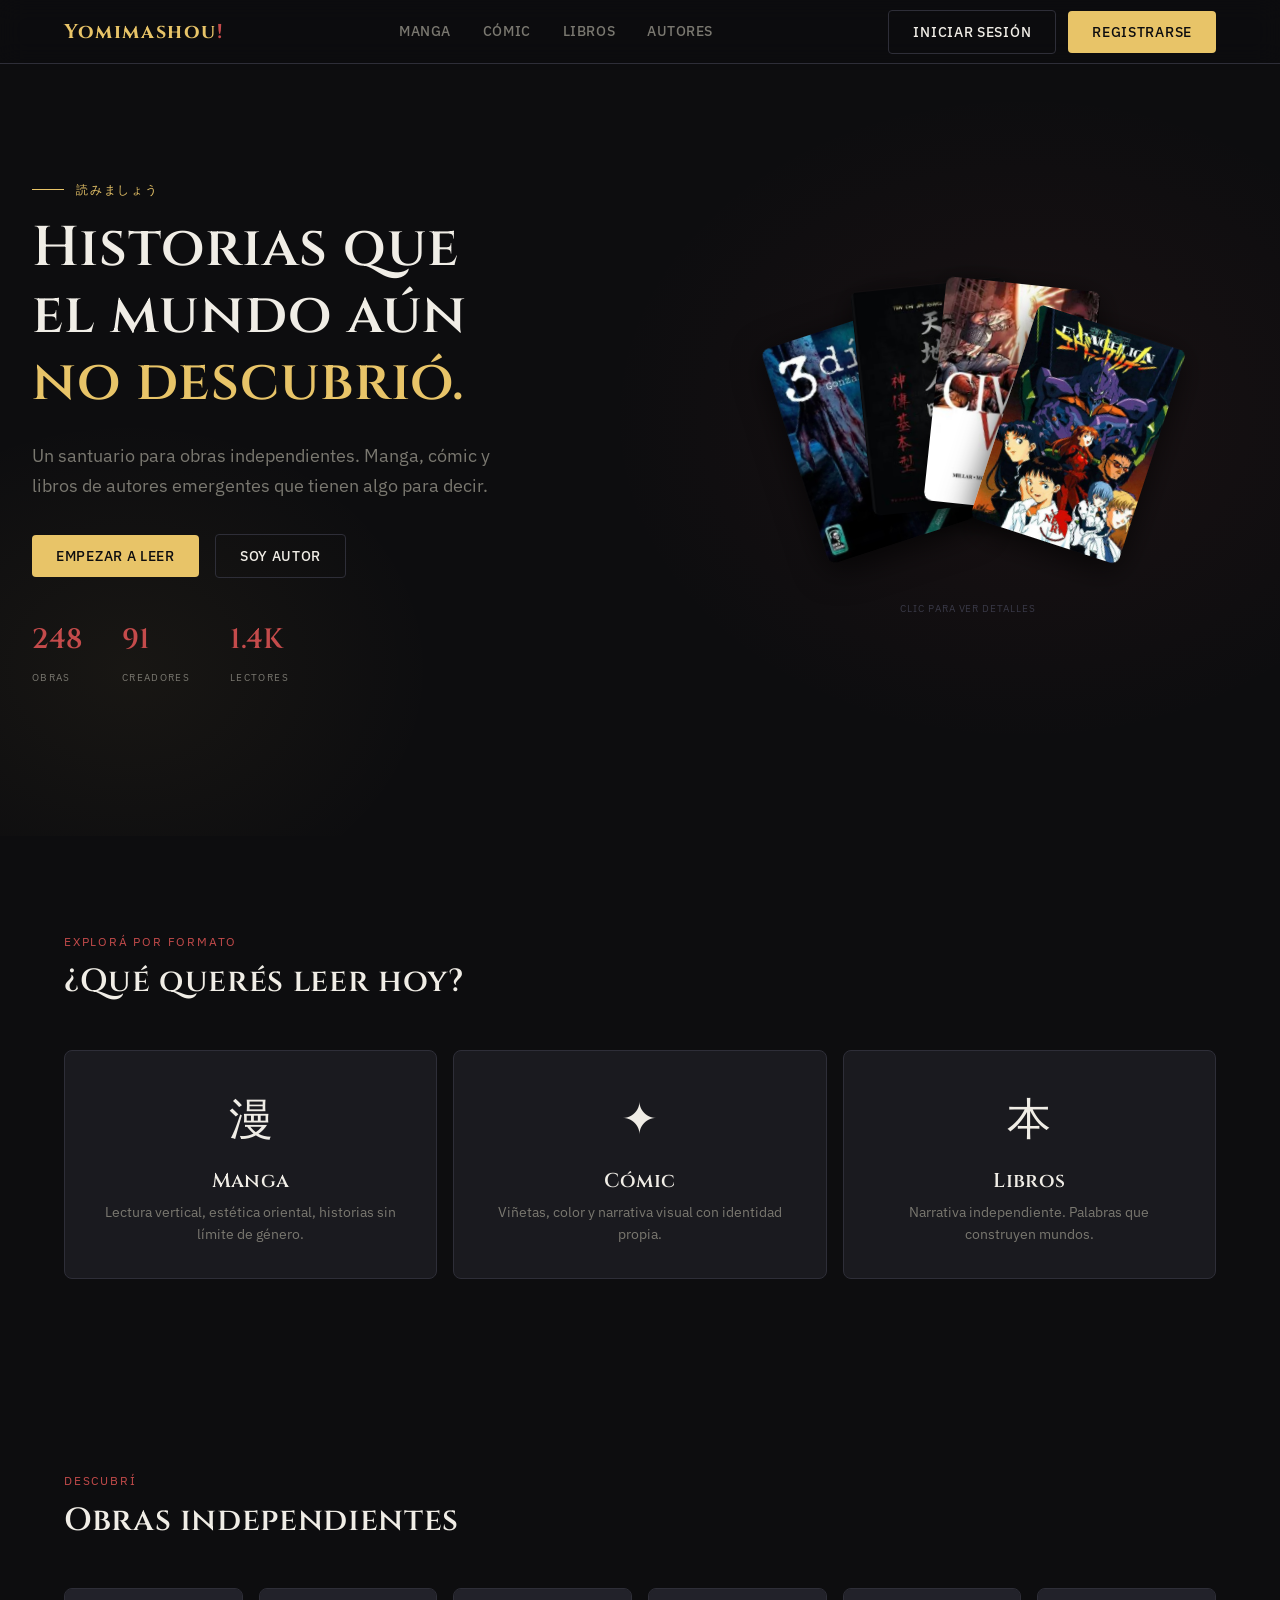
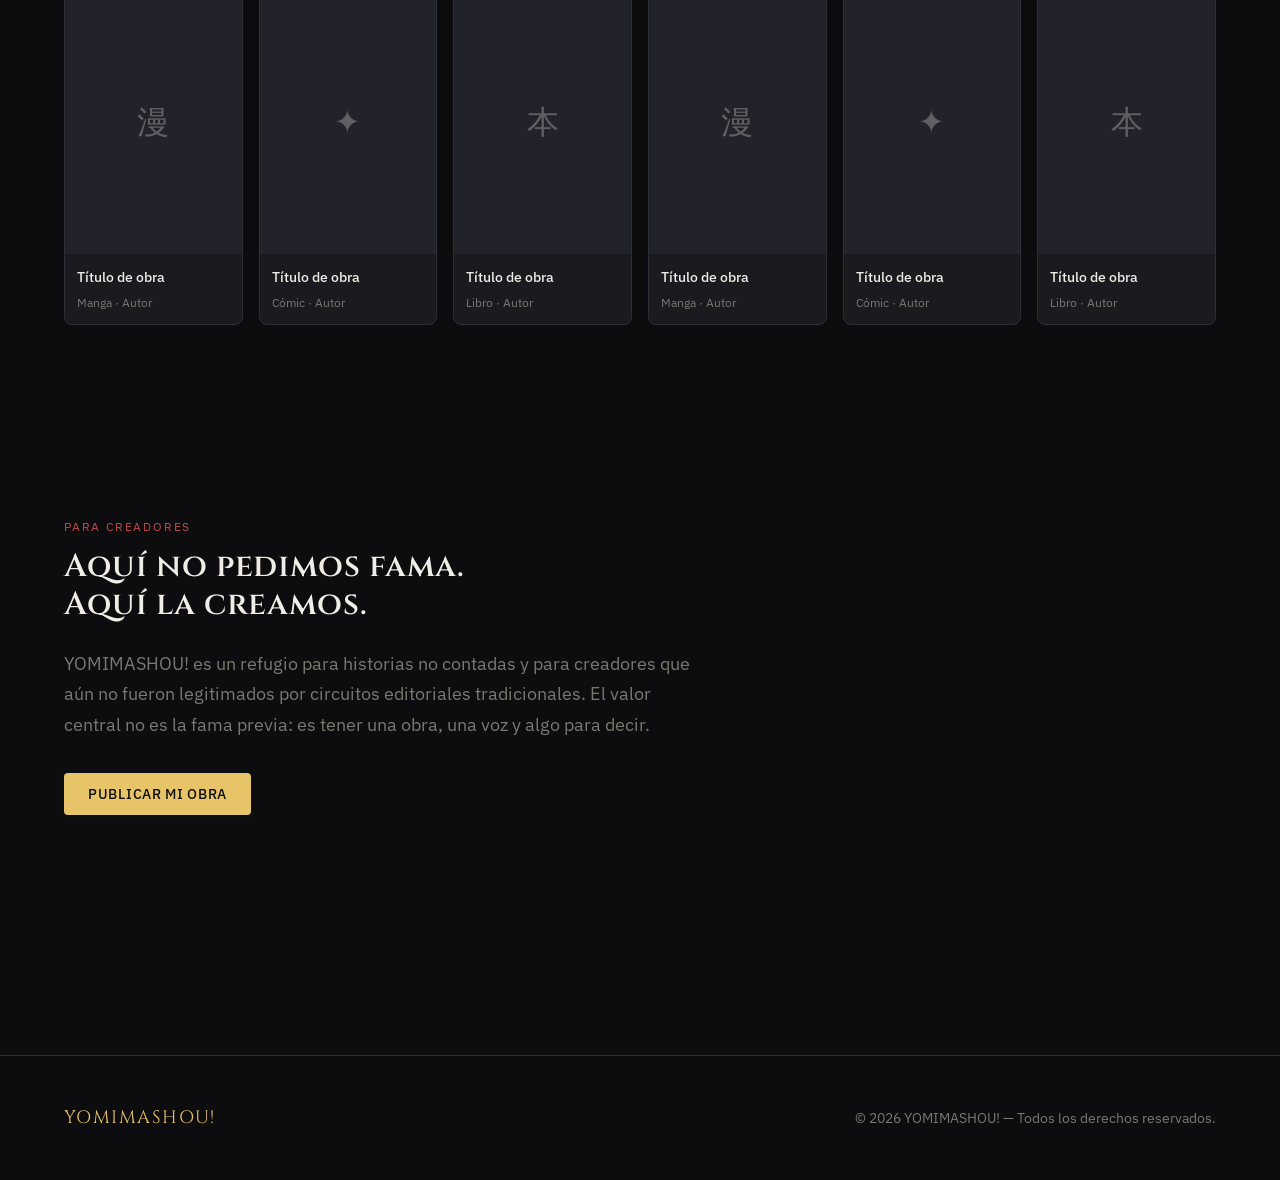
<file: index.html>
<!DOCTYPE html>
<html lang="es">
<head>
  <meta charset="UTF-8" />
  <meta name="viewport" content="width=device-width, initial-scale=1.0" />
  <meta name="description" content="YOMIMASHOU! — Portal de lectura y creación para autores independientes de manga, cómic y libros." />
  <title>YOMIMASHOU! — ¡Leamos!</title>
  <link rel="preconnect" href="https://fonts.googleapis.com" />
  <link rel="preconnect" href="https://fonts.gstatic.com" crossorigin />
  <link href="https://fonts.googleapis.com/css2?family=Cinzel:wght@400;600;700&family=IBM+Plex+Sans:wght@300;400;500&display=swap" rel="stylesheet" />
  <link rel="icon" type="image/svg+xml" href="assets/img/favicon.svg" />
  <link rel="stylesheet" href="assets/css/main.css" />
  <style>
    .hero {
      display: grid;
      grid-template-columns: 1fr 1fr;
      gap: 2rem;
      padding: 5rem 0 3rem;
      align-items: center;
      min-height: calc(100vh - 64px);
      position: relative;
      overflow: hidden;
    }
    .hero::before {
      content: '';
      position: absolute;
      inset: 0;
      background:
        radial-gradient(ellipse 50% 60% at 80% 50%, rgba(196,75,75,0.07) 0%, transparent 65%),
        radial-gradient(ellipse 40% 50% at 10% 80%, rgba(232,196,104,0.05) 0%, transparent 60%);
      pointer-events: none;
    }
    .hero-left { padding: 0 0 0 2rem; position: relative; z-index: 1; }
    .hero-stats { display: flex; gap: 2.5rem; }
    .stat-num { font-family: var(--font-display); font-size: 1.75rem; font-weight: 600; color: var(--color-accent); display: block; }
    .stat-label { font-size: 0.6rem; letter-spacing: 0.14em; text-transform: uppercase; color: var(--color-text-muted); }

    .hero-right { position: relative; height: 420px; display: flex; flex-direction: column; align-items: center; justify-content: center; z-index: 1; }

    .fan-wrap { position: relative; width: 300px; height: 340px; }

    .fan-card { position: absolute; width: 155px; height: 225px; border-radius: var(--radius-md); overflow: hidden; cursor: pointer; transform-origin: bottom center; transition: transform 0.4s cubic-bezier(.22,.68,0,1.2); box-shadow: 0 8px 32px rgba(0,0,0,0.7); }

    .fan-card:nth-child(1) { left: 8px;   top: 65px; transform: rotate(-18deg); z-index: 1; }
    .fan-card:nth-child(2) { left: 55px;  top: 32px; transform: rotate(-6deg);  z-index: 2; }
    .fan-card:nth-child(3) { left: 105px; top: 32px; transform: rotate(6deg);   z-index: 3; }
    .fan-card:nth-child(4) { left: 148px; top: 65px; transform: rotate(18deg);  z-index: 4; }

    .fan-card:hover { z-index: 10; }
    .fan-card:nth-child(1):hover { transform: rotate(-18deg) translateY(-24px) scale(1.04); }
    .fan-card:nth-child(2):hover { transform: rotate(-6deg)  translateY(-24px) scale(1.04); }
    .fan-card:nth-child(3):hover { transform: rotate(6deg)   translateY(-24px) scale(1.04); }
    .fan-card:nth-child(4):hover { transform: rotate(18deg)  translateY(-24px) scale(1.04); }

    .fan-card.active { z-index: 20 !important; }
    .fan-card:nth-child(1).active { transform: rotate(0deg) translateX(72px)  translateY(-90px) scale(1.28) !important; }
    .fan-card:nth-child(2).active { transform: rotate(0deg) translateX(28px)  translateY(-90px) scale(1.28) !important; }
    .fan-card:nth-child(3).active { transform: rotate(0deg) translateX(-20px) translateY(-90px) scale(1.28) !important; }
    .fan-card:nth-child(4).active { transform: rotate(0deg) translateX(-65px) translateY(-90px) scale(1.28) !important; }

    .flip-inner { position: relative; width: 100%; height: 100%; transform-style: preserve-3d; transition: transform 0.55s cubic-bezier(.4,0,.2,1); }
    .fan-card.active .flip-inner { transform: rotateY(180deg); }

    .flip-front, .flip-back { position: absolute; inset: 0; backface-visibility: hidden; -webkit-backface-visibility: hidden; border-radius: var(--radius-md); overflow: hidden; }
    .flip-front img { width: 100%; height: 100%; object-fit: cover; display: block; }

    .flip-back { transform: rotateY(180deg); background: #1a1a1f; border: 1px solid var(--color-border); display: flex; flex-direction: column; justify-content: flex-end; padding: 14px; }
    .flip-back-tag { font-size: 0.55rem; letter-spacing: 0.14em; text-transform: uppercase; color: var(--color-accent); margin-bottom: 4px; }
    .flip-back-title { font-family: var(--font-display); font-size: 0.75rem; font-weight: 600; color: var(--color-primary); margin-bottom: 2px; line-height: 1.3; }
    .flip-back-author { font-size: 0.6rem; color: var(--color-text-muted); margin-bottom: 8px; }
    .flip-back-desc { font-size: 0.58rem; color: #b0ada6; line-height: 1.55; }

    .fan-hint { margin-top: 10px; font-size: 0.6rem; color: #3a3a48; letter-spacing: 0.1em; text-transform: uppercase; }

    @media (max-width: 768px) {
      .hero { grid-template-columns: 1fr; min-height: auto; padding: 6rem 0 3rem; }
      .hero-left { padding: 0 1rem; }
      .hero-right { height: 320px; }
      .fan-wrap { transform: scale(0.82); }
    }
  </style>
</head>
<body>

  <header class="header">
    <div class="container">
      <div class="header__inner">
        <a href="index.html" class="header__logo">Yomimashou<span>!</span></a>
        <nav class="header__nav">
          <a href="pages/manga.html">Manga</a>
          <a href="pages/comic.html">Cómic</a>
          <a href="pages/libros.html">Libros</a>
          <a href="pages/autores.html">Autores</a>
        </nav>
        <div class="header__actions">
          <button class="btn btn-outline" data-action="login">Iniciar sesión</button>
          <button class="btn btn-primary" data-action="registro">Registrarse</button>
        </div>
      </div>
    </div>
  </header>

  <section class="hero">
    <div class="hero-left">
      <p class="hero__kicker">読みましょう</p>
      <h1 class="hero__title">
        Historias que<br />
        el mundo aún<br />
        <em>no descubrió.</em>
      </h1>
      <p class="hero__subtitle">
        Un santuario para obras independientes. Manga, cómic y libros de autores emergentes que tienen algo para decir.
      </p>
      <div class="hero__actions" style="margin-bottom: 2.5rem;">
        <button class="btn btn-primary" data-action="registro">Empezar a leer</button>
        <button class="btn btn-outline" data-action="registro">Soy autor</button>
      </div>
      <div class="hero-stats">
        <div><span class="stat-num">248</span><span class="stat-label">Obras</span></div>
        <div><span class="stat-num">91</span><span class="stat-label">Creadores</span></div>
        <div><span class="stat-num">1.4K</span><span class="stat-label">Lectores</span></div>
      </div>
    </div>

    <div class="hero-right">
      <div class="fan-wrap">

        <div class="fan-card">
          <div class="flip-inner">
            <div class="flip-front"><img src="assets/img/3_dias.JPG" alt="3 Días" /></div>
            <div class="flip-back">
              <span class="flip-back-tag">Libro · 2021</span>
              <p class="flip-back-title">3 Días</p>
              <p class="flip-back-author">Gonzalo Ventura</p>
              <p class="flip-back-desc">Tres días para sobrevivir a un mundo que ya no reconoce lo humano. Horror, urgencia y una mano ensangrentada que lo dice todo.</p>
            </div>
          </div>
        </div>

        <div class="fan-card">
          <div class="flip-inner">
            <div class="flip-front"><img src="assets/img/bujinkan.JPG" alt="Bujinkan" /></div>
            <div class="flip-back">
              <span class="flip-back-tag">Libro · 2019</span>
              <p class="flip-back-title">Ten Chi Jin Ryaku no Maki</p>
              <p class="flip-back-author">Sajiro Janiga</p>
              <p class="flip-back-desc">Los rollos del cielo, la tierra y el hombre. Manual de formas básicas del Bujinkan Dojo para el practicante serio.</p>
            </div>
          </div>
        </div>

        <div class="fan-card">
          <div class="flip-inner">
            <div class="flip-front"><img src="assets/img/civil_war.JPG" alt="Civil War" /></div>
            <div class="flip-back">
              <span class="flip-back-tag">Cómic · 2007</span>
              <p class="flip-back-title">Civil War</p>
              <p class="flip-back-author">Mark Millar</p>
              <p class="flip-back-desc">Los héroes divididos. Una ley que obliga a elegir bando. La guerra más devastadora del universo Marvel en viñetas de alto voltaje.</p>
            </div>
          </div>
        </div>

        <div class="fan-card">
          <div class="flip-inner">
            <div class="flip-front"><img src="assets/img/evangelion.jpg" alt="Evangelion" /></div>
            <div class="flip-back">
              <span class="flip-back-tag">Manga · 1995</span>
              <p class="flip-back-title">Neon Genesis Evangelion</p>
              <p class="flip-back-author">Yoshiyuki Sadamoto</p>
              <p class="flip-back-desc">Mechas, ángeles y la fragilidad del alma humana. El clásico que redefinió el anime y el manga de ciencia ficción japonesa.</p>
            </div>
          </div>
        </div>

      </div>
      <p class="fan-hint">Clic para ver detalles</p>
    </div>
  </section>

  <section class="section">
    <div class="container">
      <div class="section-header">
        <p class="section-header__kicker">Explorá por formato</p>
        <h2>¿Qué querés leer hoy?</h2>
      </div>
      <div class="categorias-grid">
        <a href="pages/manga.html" class="categoria-card">
          <span class="categoria-card__icon">漫</span>
          <h3 class="categoria-card__title">Manga</h3>
          <p class="categoria-card__desc">Lectura vertical, estética oriental, historias sin límite de género.</p>
        </a>
        <a href="pages/comic.html" class="categoria-card">
          <span class="categoria-card__icon">✦</span>
          <h3 class="categoria-card__title">Cómic</h3>
          <p class="categoria-card__desc">Viñetas, color y narrativa visual con identidad propia.</p>
        </a>
        <a href="pages/libros.html" class="categoria-card">
          <span class="categoria-card__icon">本</span>
          <h3 class="categoria-card__title">Libros</h3>
          <p class="categoria-card__desc">Narrativa independiente. Palabras que construyen mundos.</p>
        </a>
      </div>
    </div>
  </section>

  <section class="section">
    <div class="container">
      <div class="section-header">
        <p class="section-header__kicker">Descubrí</p>
        <h2>Obras independientes</h2>
      </div>
      <div class="obras-grid">
        <div class="obra-card"><div class="obra-card__cover"><span class="obra-card__cover-placeholder">漫</span></div><div class="obra-card__info"><p class="obra-card__title">Título de obra</p><p class="obra-card__meta">Manga · Autor</p></div></div>
        <div class="obra-card"><div class="obra-card__cover"><span class="obra-card__cover-placeholder">✦</span></div><div class="obra-card__info"><p class="obra-card__title">Título de obra</p><p class="obra-card__meta">Cómic · Autor</p></div></div>
        <div class="obra-card"><div class="obra-card__cover"><span class="obra-card__cover-placeholder">本</span></div><div class="obra-card__info"><p class="obra-card__title">Título de obra</p><p class="obra-card__meta">Libro · Autor</p></div></div>
        <div class="obra-card"><div class="obra-card__cover"><span class="obra-card__cover-placeholder">漫</span></div><div class="obra-card__info"><p class="obra-card__title">Título de obra</p><p class="obra-card__meta">Manga · Autor</p></div></div>
        <div class="obra-card"><div class="obra-card__cover"><span class="obra-card__cover-placeholder">✦</span></div><div class="obra-card__info"><p class="obra-card__title">Título de obra</p><p class="obra-card__meta">Cómic · Autor</p></div></div>
        <div class="obra-card"><div class="obra-card__cover"><span class="obra-card__cover-placeholder">本</span></div><div class="obra-card__info"><p class="obra-card__title">Título de obra</p><p class="obra-card__meta">Libro · Autor</p></div></div>
      </div>
    </div>
  </section>

  <section class="section">
    <div class="container">
      <div class="section-header" style="max-width: 640px;">
        <p class="section-header__kicker">Para creadores</p>
        <h2>Aquí no pedimos fama.<br />Aquí la creamos.</h2>
        <p style="margin-top: 1.5rem; color: var(--color-text-muted); font-size: 1.125rem; line-height: 1.7;">
          YOMIMASHOU! es un refugio para historias no contadas y para creadores que aún no fueron legitimados por circuitos editoriales tradicionales. El valor central no es la fama previa: es tener una obra, una voz y algo para decir.
        </p>
        <div style="margin-top: 2rem;">
          <button class="btn btn-primary" data-action="registro">Publicar mi obra</button>
        </div>
      </div>
    </div>
  </section>

  <footer class="footer">
    <div class="container">
      <div class="footer__inner">
        <span class="footer__logo">YOMIMASHOU!</span>
        <p class="footer__copy">© 2026 YOMIMASHOU! — Todos los derechos reservados.</p>
      </div>
    </div>
  </footer>

  <script src="assets/js/main.js"></script>
  <script>
    const fanCards = document.querySelectorAll('.fan-card');
    fanCards.forEach((card) => {
      card.addEventListener('click', () => {
        const isActive = card.classList.contains('active');
        fanCards.forEach(c => c.classList.remove('active'));
        if (!isActive) card.classList.add('active');
      });
    });
  </script>
</body>
</html>
</file>
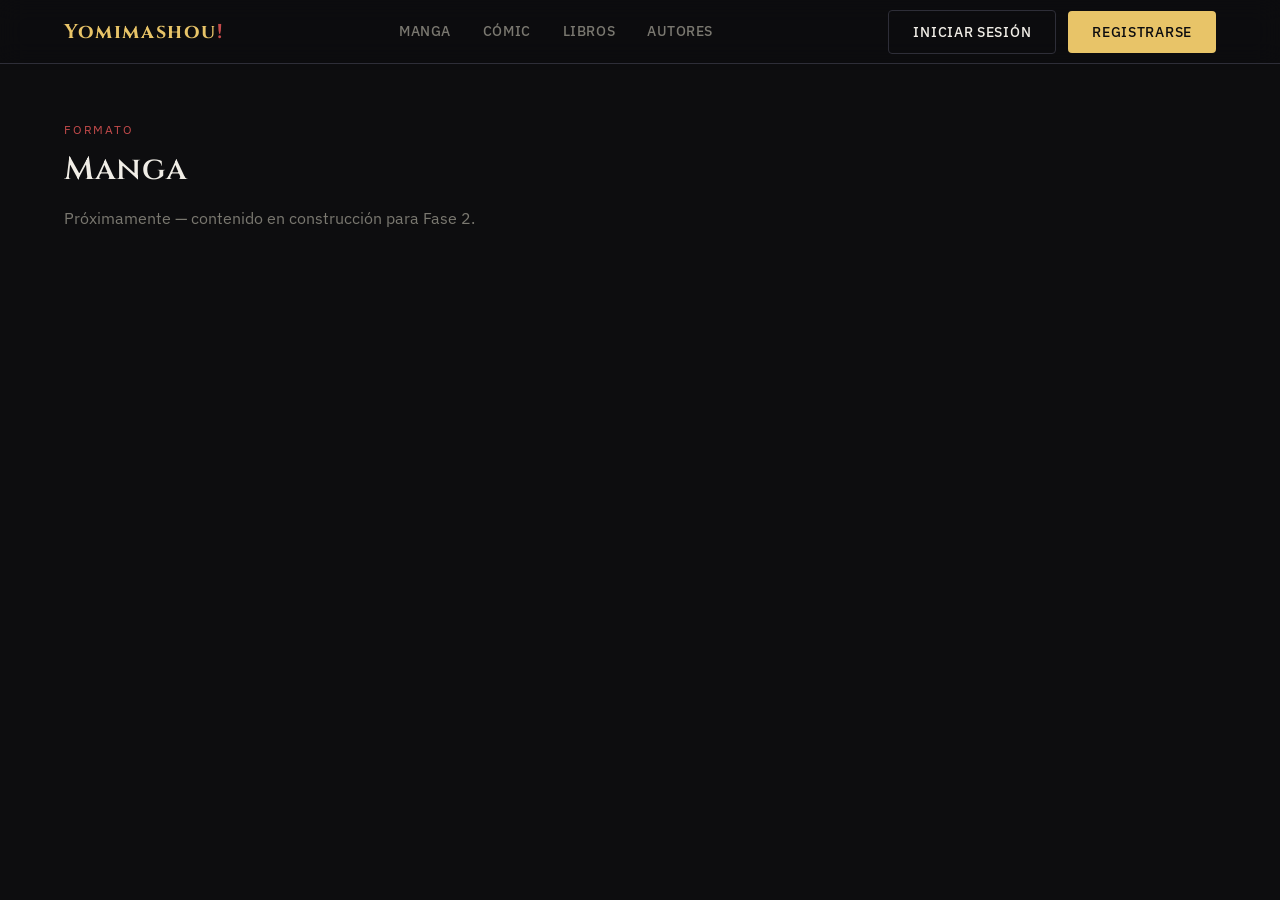
<file: pages/manga.html>
<!DOCTYPE html>
<html lang="es">
<head>
  <meta charset="UTF-8" />
  <meta name="viewport" content="width=device-width, initial-scale=1.0" />
  <title>Manga — YOMIMASHOU!</title>
  <link rel="icon" type="image/svg+xml" href="../assets/img/favicon.svg" />
  <link rel="stylesheet" href="../assets/css/main.css" />
</head>
<body>
  <header class="header">
    <div class="container">
      <div class="header__inner">
        <a href="../index.html" class="header__logo">Yomimashou<span>!</span></a>
        <nav class="header__nav">
          <a href="manga.html">Manga</a>
          <a href="comic.html">Cómic</a>
          <a href="libros.html">Libros</a>
          <a href="autores.html">Autores</a>
        </nav>
        <div class="header__actions">
          <button class="btn btn-outline" data-action="login">Iniciar sesión</button>
          <button class="btn btn-primary" data-action="registro">Registrarse</button>
        </div>
      </div>
    </div>
  </header>

  <section class="section" style="padding-top: 120px;">
    <div class="container">
      <div class="section-header">
        <p class="section-header__kicker">Formato</p>
        <h2>Manga</h2>
        <p style="color: var(--color-text-muted); margin-top: 1rem;">Próximamente — contenido en construcción para Fase 2.</p>
      </div>
    </div>
  </section>

  <script src="../assets/js/main.js"></script>
</body>
</html>
</file>
<file: assets/css/main.css>
@import url('https://fonts.googleapis.com/css2?family=Cinzel:wght@400;600;700&family=IBM+Plex+Sans:wght@300;400;500;600&display=swap');
@import './variables.css';

/* ─── RESET ─────────────────────────────────────────── */
*, *::before, *::after {
  box-sizing: border-box;
  margin: 0;
  padding: 0;
}

html {
  scroll-behavior: smooth;
  font-size: 16px;
}

body {
  background-color: var(--color-bg);
  color: var(--color-text);
  font-family: var(--font-body);
  font-weight: 400;
  line-height: 1.6;
  min-height: 100vh;
  -webkit-font-smoothing: antialiased;
}

img {
  max-width: 100%;
  display: block;
}

a {
  color: inherit;
  text-decoration: none;
}

ul, ol {
  list-style: none;
}

button {
  cursor: pointer;
  border: none;
  background: none;
  font-family: inherit;
}

/* ─── TIPOGRAFÍA ─────────────────────────────────────── */
h1, h2, h3, h4 {
  font-family: var(--font-display);
  font-weight: 600;
  line-height: 1.2;
  letter-spacing: 0.02em;
}

h1 { font-size: var(--text-5xl); }
h2 { font-size: var(--text-3xl); }
h3 { font-size: var(--text-2xl); }
h4 { font-size: var(--text-xl); }

p { font-size: var(--text-base); }

.text-muted { color: var(--color-text-muted); }
.text-primary { color: var(--color-primary); }
.text-accent { color: var(--color-accent); }

/* ─── LAYOUT ─────────────────────────────────────────── */
.container {
  width: 100%;
  max-width: 1200px;
  margin: 0 auto;
  padding: 0 var(--space-6);
}

.section {
  padding: var(--space-24) 0;
}

/* ─── BOTONES ─────────────────────────────────────────── */
.btn {
  display: inline-flex;
  align-items: center;
  gap: var(--space-2);
  padding: var(--space-3) var(--space-6);
  border-radius: var(--radius-sm);
  font-family: var(--font-body);
  font-size: var(--text-sm);
  font-weight: 500;
  letter-spacing: 0.05em;
  text-transform: uppercase;
  transition: all var(--transition-base);
}

.btn-primary {
  background-color: var(--color-primary);
  color: var(--color-bg);
}

.btn-primary:hover {
  background-color: #f0d080;
  transform: translateY(-1px);
}

.btn-outline {
  border: 1px solid var(--color-border);
  color: var(--color-text);
}

.btn-outline:hover {
  border-color: var(--color-primary);
  color: var(--color-primary);
}

/* ─── HEADER ─────────────────────────────────────────── */
.header {
  position: fixed;
  top: 0;
  left: 0;
  right: 0;
  z-index: 100;
  height: 64px;
  background-color: rgba(13, 13, 15, 0.92);
  backdrop-filter: blur(12px);
  border-bottom: 1px solid var(--color-border);
  display: flex;
  align-items: center;
}

.header__inner {
  display: flex;
  align-items: center;
  justify-content: space-between;
  width: 100%;
}

.header__logo {
  font-family: var(--font-display);
  font-size: var(--text-xl);
  font-weight: 700;
  color: var(--color-primary);
  letter-spacing: 0.08em;
}

.header__logo span {
  color: var(--color-accent);
}

.header__nav {
  display: flex;
  align-items: center;
  gap: var(--space-8);
}

.header__nav a {
  font-size: var(--text-sm);
  font-weight: 500;
  letter-spacing: 0.04em;
  color: var(--color-text-muted);
  text-transform: uppercase;
  transition: color var(--transition-fast);
}

.header__nav a:hover {
  color: var(--color-text);
}

.header__actions {
  display: flex;
  align-items: center;
  gap: var(--space-3);
}

/* ─── HERO ────────────────────────────────────────────── */
.hero {
  min-height: 100vh;
  display: flex;
  align-items: center;
  padding-top: 64px;
  position: relative;
  overflow: hidden;
}

.hero::before {
  content: '';
  position: absolute;
  top: 0; left: 0; right: 0; bottom: 0;
  background:
    radial-gradient(ellipse 60% 50% at 70% 50%, rgba(232, 196, 104, 0.06) 0%, transparent 70%),
    radial-gradient(ellipse 40% 60% at 20% 80%, rgba(196, 75, 75, 0.05) 0%, transparent 60%);
  pointer-events: none;
}

.hero__content {
  max-width: 640px;
  position: relative;
  z-index: 1;
}

.hero__kicker {
  font-size: var(--text-xs);
  font-weight: 500;
  letter-spacing: 0.15em;
  text-transform: uppercase;
  color: var(--color-primary);
  margin-bottom: var(--space-4);
  display: flex;
  align-items: center;
  gap: var(--space-3);
}

.hero__kicker::before {
  content: '';
  display: block;
  width: 32px;
  height: 1px;
  background-color: var(--color-primary);
}

.hero__title {
  margin-bottom: var(--space-6);
}

.hero__title em {
  font-style: normal;
  color: var(--color-primary);
}

.hero__subtitle {
  font-size: var(--text-lg);
  color: var(--color-text-muted);
  margin-bottom: var(--space-8);
  max-width: 480px;
  line-height: 1.7;
}

.hero__actions {
  display: flex;
  align-items: center;
  gap: var(--space-4);
  flex-wrap: wrap;
}

/* ─── SECCIONES DE CONTENIDO ─────────────────────────── */
.section-header {
  margin-bottom: var(--space-12);
}

.section-header__kicker {
  font-size: var(--text-xs);
  letter-spacing: 0.15em;
  text-transform: uppercase;
  color: var(--color-accent);
  margin-bottom: var(--space-3);
}

.section-header h2 {
  color: var(--color-text);
}

/* ─── GRILLA DE OBRAS (PLACEHOLDER) ─────────────────── */
.obras-grid {
  display: grid;
  grid-template-columns: repeat(auto-fill, minmax(160px, 1fr));
  gap: var(--space-4);
}

.obra-card {
  background-color: var(--color-surface);
  border-radius: var(--radius-md);
  overflow: hidden;
  border: 1px solid var(--color-border);
  transition: all var(--transition-base);
  cursor: pointer;
}

.obra-card:hover {
  transform: translateY(-4px);
  border-color: var(--color-primary);
}

.obra-card__cover {
  aspect-ratio: 2/3;
  background-color: var(--color-surface-alt);
  display: flex;
  align-items: center;
  justify-content: center;
}

.obra-card__cover-placeholder {
  font-size: var(--text-3xl);
  opacity: 0.3;
}

.obra-card__info {
  padding: var(--space-3);
}

.obra-card__title {
  font-size: var(--text-sm);
  font-weight: 500;
  margin-bottom: var(--space-1);
}

.obra-card__meta {
  font-size: var(--text-xs);
  color: var(--color-text-muted);
}

/* ─── CATEGORÍAS ─────────────────────────────────────── */
.categorias-grid {
  display: grid;
  grid-template-columns: repeat(3, 1fr);
  gap: var(--space-4);
}

.categoria-card {
  background-color: var(--color-surface);
  border: 1px solid var(--color-border);
  border-radius: var(--radius-md);
  padding: var(--space-8);
  text-align: center;
  transition: all var(--transition-base);
  cursor: pointer;
}

.categoria-card:hover {
  border-color: var(--color-primary);
  background-color: var(--color-surface-alt);
}

.categoria-card__icon {
  font-size: var(--text-4xl);
  margin-bottom: var(--space-4);
  display: block;
}

.categoria-card__title {
  font-family: var(--font-display);
  font-size: var(--text-xl);
  margin-bottom: var(--space-2);
}

.categoria-card__desc {
  font-size: var(--text-sm);
  color: var(--color-text-muted);
}

/* ─── FOOTER ─────────────────────────────────────────── */
.footer {
  border-top: 1px solid var(--color-border);
  padding: var(--space-12) 0;
  margin-top: var(--space-24);
}

.footer__inner {
  display: flex;
  align-items: center;
  justify-content: space-between;
  flex-wrap: wrap;
  gap: var(--space-4);
}

.footer__logo {
  font-family: var(--font-display);
  font-size: var(--text-lg);
  color: var(--color-primary);
  letter-spacing: 0.08em;
}

.footer__copy {
  font-size: var(--text-sm);
  color: var(--color-text-muted);
}

/* ─── RESPONSIVE ─────────────────────────────────────── */
@media (max-width: 768px) {
  h1 { font-size: var(--text-3xl); }
  h2 { font-size: var(--text-2xl); }

  .header__nav {
    display: none;
  }

  .categorias-grid {
    grid-template-columns: 1fr;
  }

  .obras-grid {
    grid-template-columns: repeat(auto-fill, minmax(130px, 1fr));
  }

  .footer__inner {
    flex-direction: column;
    text-align: center;
  }
}
</file>
